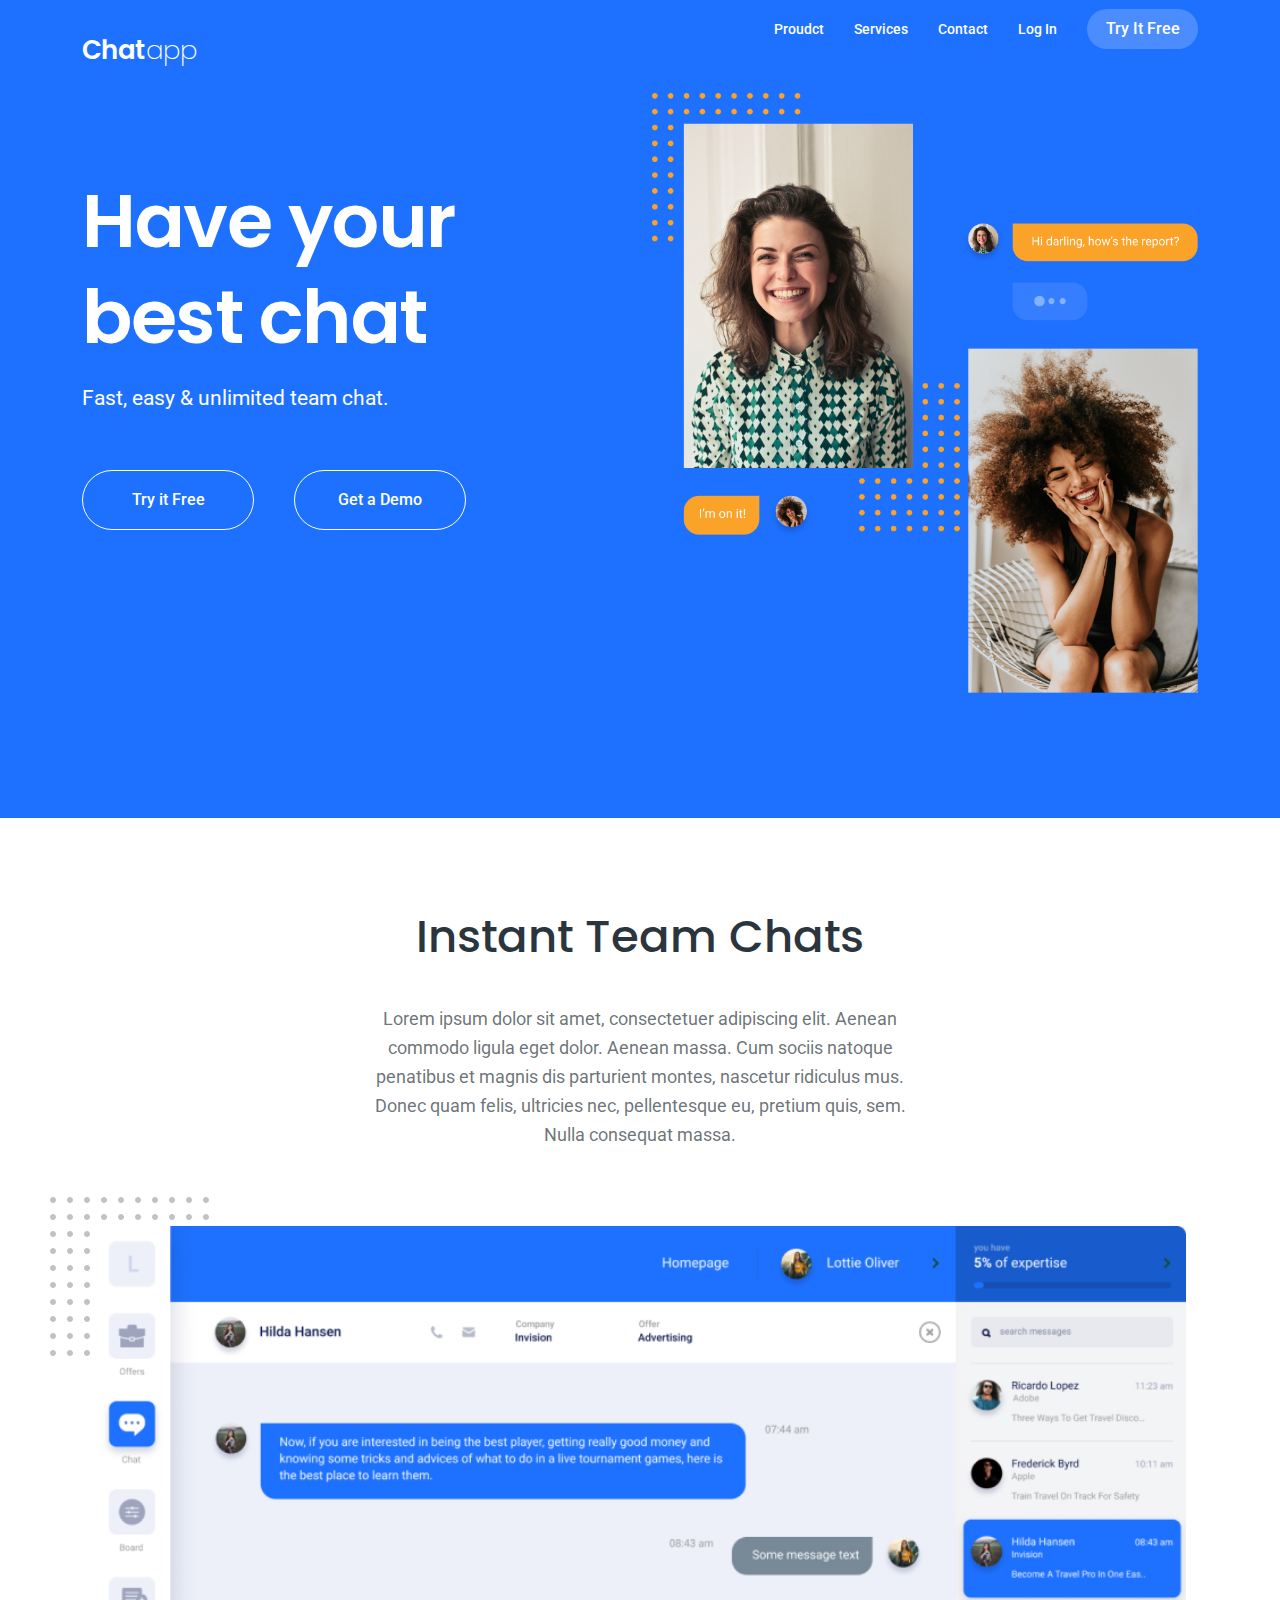
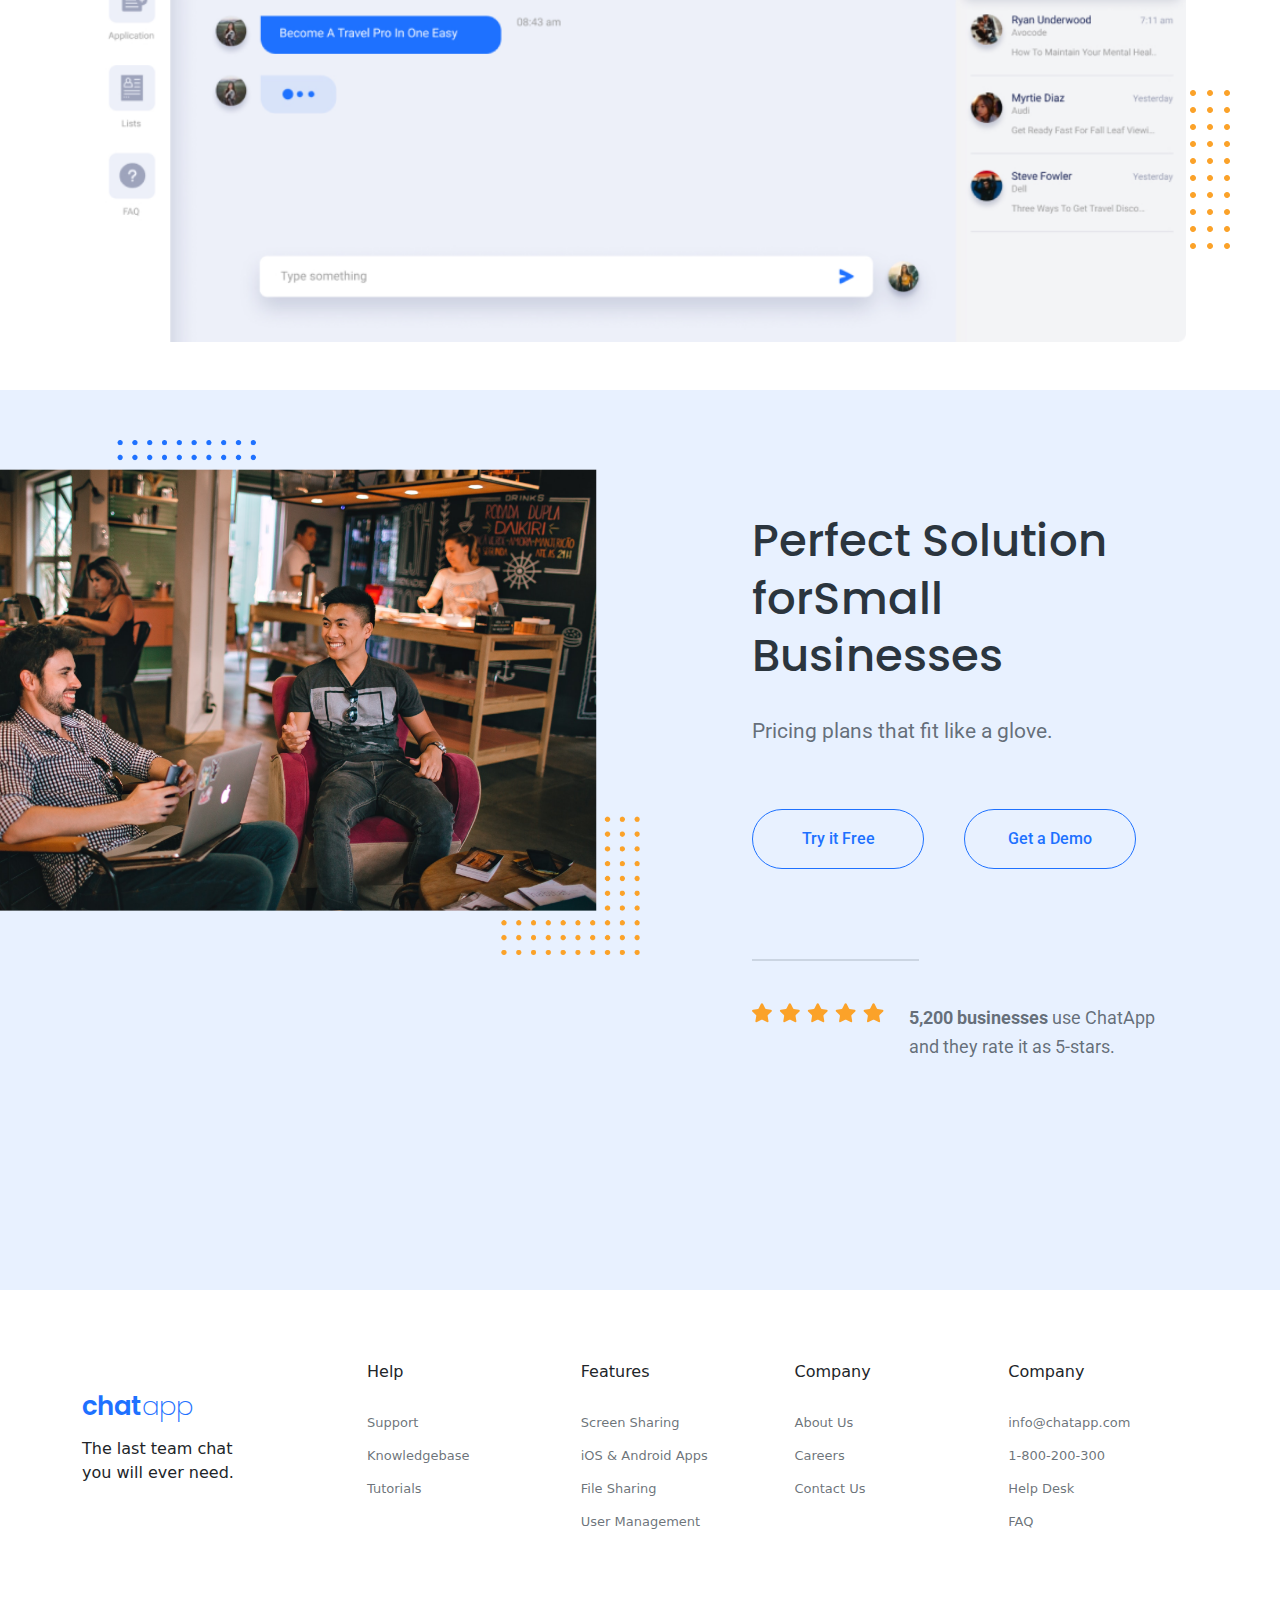
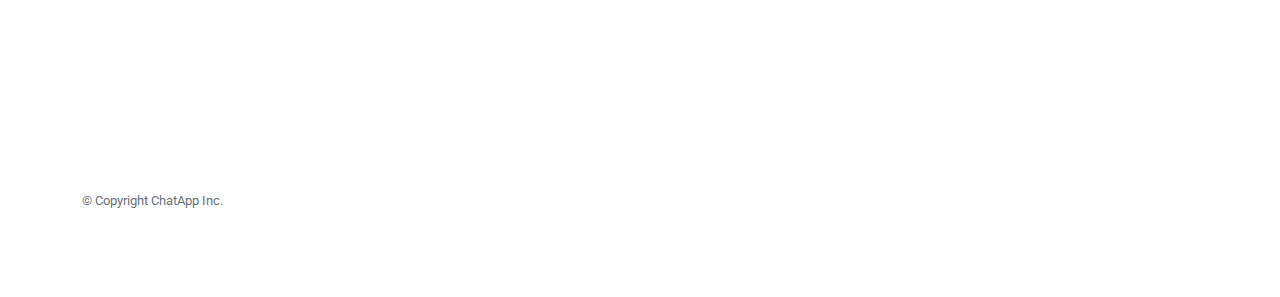
<file: index.html>
<!doctype html>
<html lang="en">

<head>
    <meta charset="utf-8">
    <meta name="viewport" content="width=device-width, initial-scale=1">
    <title>chat up page</title>
    <link rel="icon" href="./assest/images/chat-icon.png">
    <link href="https://cdn.jsdelivr.net/npm/bootstrap@5.3.3/dist/css/bootstrap.min.css" rel="stylesheet"
        integrity="sha384-QWTKZyjpPEjISv5WaRU9OFeRpok6YctnYmDr5pNlyT2bRjXh0JMhjY6hW+ALEwIH" crossorigin="anonymous">
    <link rel="stylesheet" href="/assest/CSS/style.css">
</head>

<body>
    <section id="top" class="first-box ">
        <header>
            <div class="container">
                <nav class="d-flex align-items-center justify-content-between">
                    <h4 class="logo mt38">Chat<span class="app mt38">app</span>
                    </h4>
                    <label for="menubar">
                        <span></span>
                        <span></span>
                        <span></span>
                    </label>
                    <input type="checkbox" hidden id="menubar">
                    <ul class="d-flex align-items-center lg-view gap30">
                        <li><a href=" #" class="content mt38 ">Proudct</a></li>
                        <li><a href=" #" class="content mt38">Services</a></li>
                        <li><a href=" #" class="content mt38">Contact</a></li>
                        <li><a href=" #" class="content mt38">Log In</a></li>
                        <li><button class="btn">Try It Free</button> </li>
                    </ul>
                </nav>
            </div>
        </header>
        <div class="container justify-content-center">
            <div class="row">
                <div class="col-md-6 col-12 ">
                    <div class="box1">
                        <h2 class="have">Have your best chat</h2>
                        <p class="chat">Fast, easy & unlimited team chat.</p>
                        <div class="btns d-flex">
                            <button class="btn1 ">Try it Free</button>
                            <button class="btn1 ml36 ">Get a Demo</button>
                        </div>
                    </div>
                </div>
                <div class="col-md-6 col-12">
                    <img src="./assest/images/hero.png" alt="group" class="w-100 mt125 mb125">
                </div>
            </div>
        </div>
    </section>
    <section class="box2 text-center">
        <div class="container">
            <div class="row">
                <h3 class="mt90">Instant Team Chats</h3>
                <p class="lines mt30">Lorem ipsum dolor sit amet, consectetuer adipiscing elit. Aenean commodo ligula
                    eget dolor. Aenean massa. Cum sociis
                    natoque penatibus et magnis dis parturient montes, nascetur ridiculus mus. Donec quam felis,
                    ultricies nec, pellentesque
                    eu, pretium quis, sem. Nulla consequat massa.</p>
            </div>
            <div class="container">
                <div class="box-img mt60 position-relative">
                    <img src="./assest/images/black-dotes.png" alt="/" class="circle-one position-absolute">
                    <img src="./assest/images/chat-1.png" alt="/" class="big-img w-100">
                    <img src="./assest/images/orange-dots.png" alt="/" class="circle-two position-absolute">

                </div>
            </div>
        </div>


    </section>

    <section class="third-box position-relative mt-5 min-vh-100 pt-lg-0">
        <div class="container">
            <div class="row">
                <div class="col-lg-6 col-12">

                    <img src="./assest/images/boys-pic.png" class=" position-absolute w-50  left-0  bar-img mt124 mb12"
                        alt="/">


                </div>
                <div class="col-lg-6 col-12">
                    <div class="last-box ml100">
                        <p class="perfect flex-wrap mt122">Perfect Solution forSmall Businesses</p>
                        <p class="plans mt30">Pricing plans that fit like a glove.</p>

                        <div class="btns d-flex f-c mt60">
                            <button class="btn2 mb-10 ">Try it Free</button>
                            <button class="btn2 ml36">Get a Demo</button>
                        </div>
                        <div class="line mt90"></div>
                        <div class="stars d-flex mt42 gap25">
                            <svg width="132" height="20" viewBox="0 0 132 20" fill="none"
                                xmlns="http://www.w3.org/2000/svg">
                                <path
                                    d="M10.9101 0.808166L13.1545 5.35445C13.3105 5.67064 13.6123 5.88974 13.9614 5.94037L18.9801 6.66945C19.8593 6.79726 20.21 7.87698 19.5741 8.49651L15.9426 12.0353C15.6902 12.2813 15.5748 12.6361 15.6346 12.9835L16.4917 17.9804C16.642 18.8555 15.723 19.5228 14.9368 19.1099L10.4482 16.7509C10.136 16.5869 9.76285 16.5869 9.45071 16.7509L4.96203 19.1099C4.17587 19.5232 3.25688 18.8555 3.40714 17.9804L4.26428 12.9835C4.32406 12.6361 4.20866 12.2813 3.95629 12.0353L0.324755 8.49651C-0.311148 7.87656 0.0395948 6.79684 0.918735 6.66945L5.93747 5.94037C6.28656 5.88974 6.58832 5.67064 6.74439 5.35445L8.98873 0.808166C9.3814 0.0118613 10.5171 0.0118613 10.9101 0.808166Z"
                                    fill="#FBA229" />
                                <path
                                    d="M38.8086 0.808166L41.0529 5.35445C41.209 5.67064 41.5107 5.88974 41.8598 5.94037L46.8786 6.66945C47.7577 6.79726 48.1084 7.87698 47.4725 8.49651L43.841 12.0353C43.5886 12.2813 43.4732 12.6361 43.533 12.9835L44.3902 17.9804C44.5404 18.8555 43.6214 19.5228 42.8353 19.1099L38.3466 16.7509C38.0344 16.5869 37.6613 16.5869 37.3492 16.7509L32.8605 19.1099C32.0743 19.5232 31.1553 18.8555 31.3056 17.9804L32.1627 12.9835C32.2225 12.6361 32.1071 12.2813 31.8547 12.0353L28.2232 8.49651C27.5873 7.87656 27.938 6.79684 28.8172 6.66945L33.8359 5.94037C34.185 5.88974 34.4868 5.67064 34.6428 5.35445L36.8872 0.808166C37.2798 0.0118613 38.4155 0.0118613 38.8086 0.808166Z"
                                    fill="#FBA229" />
                                <path
                                    d="M66.707 0.808166L68.9514 5.35445C69.1074 5.67064 69.4092 5.88974 69.7583 5.94037L74.777 6.66945C75.6561 6.79726 76.0069 7.87698 75.371 8.49651L71.7394 12.0353C71.4871 12.2813 71.3717 12.6361 71.4315 12.9835L72.2886 17.9804C72.4389 18.8555 71.5199 19.5228 70.7337 19.1099L66.245 16.7509C65.9329 16.5869 65.5597 16.5869 65.2476 16.7509L60.7589 19.1099C59.9727 19.5232 59.0538 18.8555 59.204 17.9804L60.0612 12.9835C60.1209 12.6361 60.0055 12.2813 59.7532 12.0353L56.1216 8.49651C55.4857 7.87656 55.8365 6.79684 56.7156 6.66945L61.7343 5.94037C62.0834 5.88974 62.3852 5.67064 62.5413 5.35445L64.7856 0.808166C65.1783 0.0118613 66.3139 0.0118613 66.707 0.808166Z"
                                    fill="#FBA229" />
                                <path
                                    d="M94.6074 0.808166L96.8517 5.35445C97.0078 5.67064 97.3096 5.88974 97.6587 5.94037L102.677 6.66945C103.557 6.79726 103.907 7.87698 103.271 8.49651L99.6398 12.0353C99.3875 12.2813 99.2721 12.6361 99.3318 12.9835L100.189 17.9804C100.339 18.8555 99.4203 19.5228 98.6341 19.1099L94.1454 16.7509C93.8333 16.5869 93.4601 16.5869 93.148 16.7509L88.6593 19.1099C87.8731 19.5232 86.9541 18.8555 87.1044 17.9804L87.9615 12.9835C88.0213 12.6361 87.9059 12.2813 87.6536 12.0353L84.022 8.49651C83.3861 7.87656 83.7369 6.79684 84.616 6.66945L89.6347 5.94037C89.9838 5.88974 90.2856 5.67064 90.4417 5.35445L92.686 0.808166C93.0787 0.0118613 94.2143 0.0118613 94.6074 0.808166Z"
                                    fill="#FBA229" />
                                <path
                                    d="M122.506 0.808166L124.75 5.35445C124.906 5.67064 125.208 5.88974 125.557 5.94037L130.576 6.66945C131.455 6.79726 131.806 7.87698 131.17 8.49651L127.538 12.0353C127.286 12.2813 127.171 12.6361 127.23 12.9835L128.087 17.9804C128.238 18.8555 127.319 19.5228 126.533 19.1099L122.044 16.7509C121.732 16.5869 121.359 16.5869 121.046 16.7509L116.558 19.1099C115.772 19.5232 114.853 18.8555 115.003 17.9804L115.86 12.9835C115.92 12.6361 115.804 12.2813 115.552 12.0353L111.92 8.49651C111.285 7.87656 111.635 6.79684 112.514 6.66945L117.533 5.94037C117.882 5.88974 118.184 5.67064 118.34 5.35445L120.584 0.808166C120.977 0.0118613 122.113 0.0118613 122.506 0.808166Z"
                                    fill="#FBA229" />
                            </svg>
                            <p class="price">5,200 businesses<sapn class="rate"> use ChatApp<br>and they rate it as
                                    5-stars.</sapn>
                            </p>
                        </div>
                    </div>
                </div>
            </div>

        </div>
    </section>

    <section class="top overflow-hidden d-flex flex-column position-relative align-items-center justify-content-center">

        <div class="container">
            <footer class="footer">
                <div class="row">
                    <div class="col-12 col-lg-3 d-flex flex-column justify-content-center">
                        <div class="box2 ">
                            <p class="app-chat tac">chat<span class="appp">app </span></p>
                            <p class="footer-fonts last-team lasttac">
                                The last team chat you  will ever need. </p>
                        </div>
                    </div>
                    <div class="col-12 col-lg-9">
                        <div class="row">
                            <div class="col-3">
                                <div class="flex-column d-flex">

                                    <p class="white">
                                        Help
                                    </p>
                                    <a class="fot-bar" href="/">Support</a>
                                    <a class="fot-bar" href="/">Knowledgebase</a>
                                    <a class="fot-bar" href="/">Tutorials</a>
                                </div>
                            </div>
                            <div class=" col-3">
                                <div class="d-flex flex-column ">
                                    <p  class="">Features</p>
                                    <a class="fot-bar" href="/">Screen Sharing</a>
                                    <a class="fot-bar" href="/">iOS & Android Apps</a>
                                    <a class="fot-bar" href="/">File Sharing</a>
                                    <a class="fot-bar" href="/">User Management</a>
                                </div>
                            </div>
                            <div class="col-3" id="product">

                                <div class="d-flex flex-column">
                                    <p class="mb22">Company</p>
                                    <a class="fot-bar" href="/">About Us</a>
                                    <a class="fot-bar" href="/">Careers</a>
                                    <a class="fot-bar" href="/">Contact Us</a>

                                </div>

                            </div>
                            <div class="col-3">

                                <div class=" d-flex flex-column">
                                    <p class="">Company</p>
                                    <a class="fot-bar" href="mat">info@chatapp.com</a>
                                    <a class="fot-bar" href="tel:1-800-200-300">1-800-200-300</a>
                                    <a class="fot-bar" href="/">Help Desk</a>
                                    <a class="fot-bar" href="/">FAQ</a>
                                </div>

                            </div>
                        </div>
                    </div>
                </div>
                <p class=" pos-unsets INc left-right mt258">© Copyright ChatApp Inc.</p>
                <a href="#top"> <img class="position-fixed custam" src="./assest/images/top-pic.webp" alt="">
                </a>
            </footer>
        </div>

    </section>

    <script src="https://cdn.jsdelivr.net/npm/bootstrap@5.3.3/dist/js/bootstrap.bundle.min.js"
        integrity="sha384-YvpcrYf0tY3lHB60NNkmXc5s9fDVZLESaAA55NDzOxhy9GkcIdslK1eN7N6jIeHz"
        crossorigin="anonymous"></script>
</body>

</html>
</file>
<file: assest/CSS/style.css>
@import url('https://fonts.googleapis.com/css2?family=Roboto:ital,wght@0,100;0,300;0,400;0,500;0,700;0,900;1,100;1,300;1,400;1,500;1,700;1,900&display=swap');
@import url('https://fonts.googleapis.com/css2?family=Poppins:ital,wght@0,100;0,200;0,300;0,400;0,500;0,600;0,700;0,800;0,900;1,100;1,200;1,300;1,400;1,500;1,600;1,700;1,800;1,900&family=Work+Sans:ital,wght@0,100..900;1,100..900&display=swap');

* {
    margin: 0%;
    padding: 0%;
    text-decoration: none;
    box-sizing: border-box;
    list-style: none;
}

.gap30 {
    gap: 30px;
}

.first-box {
    background-color: #1E71FF;
}

.content {
    font-family: "Roboto", sans-serif;
    font-size: 14px;
    font-weight: 500;
    line-height: 16.41px;
    text-align: right;
    color: #FFFFFF;
    text-decoration: none;
}

.content:hover {


    text-decoration: underline;
    line-height: 24px;

}

h4 {
    font-family: "Poppins", sans-serif;
    font-size: 26px;
    font-weight: 600;
    line-height: 30.16px;
    letter-spacing: -0.02em;
    text-align: left;
    color: #FFFFFF;
}



section header .container nav h4 .app {
    font-family: "Poppins", sans-serif;
    font-size: 26px;
    font-weight: 200;
    line-height: 30.16px;
    letter-spacing: -0.02em;
    text-align: left;
    color: #FFFFFF;
}

.mt38 {
    margin-top: 35px;
}

.mt124 {
    margin-top: 50px;
}

a {
    color: #FFFFFF;
}



.btn1 {
    width: 111px;
    height: 40px;
    top: 30px;
    left: 1189px;
    gap: 0px;
    border-radius: 210px;
    opacity: 0px;
    background: #FFFFFF33;
    font-family: "Roboto", sans-serif;
    font-size: 14px;
    font-weight: 500;
    line-height: 16.41px;
    text-align: center;
    color: #FFFFFF;
    background: #1E71FF;
    border: none;
    transition: all 300MS linear;

}

.btn1:hover {
    background: #ffffff;
    color: #1E71FF;

}

.mt258 {
    margin-top: 258px;
}


.have {
    font-family: "Poppins", sans-serif;
    font-size: 75px;
    font-weight: 600;
    line-height: 96.3px;
    letter-spacing: -0.02em;
    text-align: left;
    color: #FFFFFF;
    margin-top: 100px;
    margin-bottom: 20px;
    max-width: 499px;
}

.chat {
    font-family: "Roboto", sans-serif;
    font-size: 21px;
    font-weight: 400;
    line-height: 24.61px;
    text-align: left;
    color: #FFFFFF;
    margin-bottom: 60px;

}

.mb125 {
    margin-bottom: 125px;
}

.btn {
    width: 111px;
    height: 40px;
    border: 0;
    border-radius: 100px;
    background: #4B8DFF;
    color: white;
    transition: all .5s linear;
    font-size: 16px;
    font-weight: 500;
    font-family: "Roboto", sans-serif;
}

.btn:hover {
    background-color: #FFFFFF;
    color: #1E71FF;
}

.btn1 {

    width: 172px;
    height: 60px;
    top: 587px;
    left: 140px;
    gap: 0px;
    border-radius: 60px;
    opacity: 0px;
    border: 1px solid white;
    font-family: "Roboto", sans-serif;
    font-size: 16px;
    font-weight: 500;
    line-height: 18.75px;
    text-align: center;
    color: white;
    background: transparent;
    margin-right: 5px;

}

.btn2 {

    width: 172px;
    height: 60px;
    top: 587px;
    left: 140px;
    gap: 0px;
    border-radius: 60px;
    opacity: 0px;
    border: 1px solid #1E71FF;
    font-family: "Roboto", sans-serif;
    font-size: 16px;
    font-weight: 500;
    line-height: 18.75px;
    text-align: center;
    color: #1E71FF;
    background: transparent;
    margin-right: 5px;

}

.ml36 {
    margin-left: 35px;
}

.btn2:hover {
    color: white;
    background: #1E71FF;

}

.mt125 {
    margin-top: 20px;
}

.circle-one {
    top: -4%;
    left: -4%;
    z-index: -1;
}

.mt60 {
    margin-top: 60px;
}

.circle-two {
    right: -4%;
    z-index: -1;
    bottom: 13%;
}

.mt90 {
    margin-top: 90px;
}

.mt30 {
    margin-top: 30px;
}

h3 {
    font-family: "Poppins", sans-serif;
    font-size: 45px;
    font-weight: 500;
    line-height: 57.78px;
    text-align: center;
    color: #2B353E;
}

.lines {
    font-family: "Roboto", sans-serif;
    font-size: 18px;
    font-weight: 400;
    line-height: 29.11px;
    max-width: 566px;
    margin-left: auto;
    margin-right: auto;
    text-align: center;

    color: #2B353EB2;
}

.bar-img {
    left: 0%;
}

.line {
    width: 167px;
    height: 0px;
    top: 2779px;
    left: 835px;
    gap: 0px;
    border: 1px;
    opacity: 0px;
    border: 1px solid #2B353E26;
}

.third-box {
    background: #E8F1FF;

}

.mt60 {
    margin-top: 60px;
}

.mt122 {
    margin-top: 122px;
}

.mt30 {
    margin-top: 30px;
}

.mt90 {
    margin-top: 90px;
}

.mt42 {
    margin-top: 42px;
}

.perfect {
    font-family: "Poppins", sans-serif;
    font-size: 45px;
    font-weight: 500;
    line-height: 57.78px;
    text-align: left;
    color: #2B353E;
}

.plans {
    font-family: "Roboto", sans-serif;
    font-size: 21px;
    font-weight: 400;
    line-height: 33.96px;
    text-align: left;
    color: #2B353EB2;
}

.price {
    font-family: "Roboto", sans-serif;
    font-size: 18px;
    font-weight: 700;
    line-height: 29.11px;
    text-align: left;
    color: #2B353EB2;
}

.rate {
    font-family: "Roboto", sans-serif;
    font-size: 18px;
    font-weight: 400;
    line-height: 29.11px;
    text-align: left;
    color: #2B353EB2;
}

.ml100 {
    margin-left: 100px;
}

.mr5 {
    margin-right: 5px;
}

.top {
    padding-top: 70px;
    padding-bottom: 70px;
}

.gap25 {
    gap: 25px;
}

.fot-bar {
    margin-top: 12px;
}

.fot-bar:hover {
    text-decoration: underline;
}

/*---------------------------------------------------------------------------Responsive--------------------------------------------------------------------------------*/


@media (max-width:768px) {
    .lg-view {
        flex-direction: column;

        width: 100%;
        height: 100%;
        justify-content: center;
        background-color: black;
        position: fixed;
        top: 0%;
        right: -100%;
        z-index: 4;
        transition: all 0.3s;
    }

    .ml407 {
        margin-right: 0;
    }

    label[for="menubar"] {
        width: 30px;
        height: 20px;
        display: flex;
        flex-direction: column;
        justify-content: space-between;
        cursor: pointer;

    }

    label[for="menubar"] span {
        width: 100%;
        height: 3px;
        background-color: white;
        z-index: 5;
    }

    input[type="checkbox"]:checked~.lg-view {
        right: 0;
    }

    .col-12 {
        width: 100%;
        padding-left: 12px;
        padding-right: 12px;
    }

    .custam {
        display: none;
    }

}

@media (max-width:992px) {
    .bar-img {
        position: unset !important;
        width: 100% !important;
    }

    .perfect {
        font-size: 40px;
    }


}


@media (max-width:581px) {

    .ml36 {
        margin-left: 0;

    }

    .mb-10 {
        margin-bottom: 10px;
    }

    .f-c {
        flex-direction: column;
    }

    .perfect {
        text-align: center;
        font-size: 40px;
    }

    .plans {
        text-align: center;
    }

    .ml100 {
        margin-left: 0;
    }

    .stars {
        display: flex;
        flex-direction: column;
    }

    .footer {
        font-size: 13px;
        display: flex;
        flex-direction: column;
        flex-wrap: wrap;

    }

    .have {
        font-size: 55px;

    }

    .btn2 {
        align-items: center;
        margin-left: auto;
        margin-right: auto;

    }

    .custam {
        display: none;
    }

    .col-3 {
        width: 50%;
        padding-left: 12px;
        padding-right: 12px;
        font-size: 20px;
    }

    .pos-unsets {
        position: unset !important;
        margin-top: 10px !important;
        text-align: center !important;
    }

}



@media (max-width: 1920px) {
    .custam {
        display: none;
    }
}




/*-------------------------------footer*/
.appp {
    font-family: Poppins sans-serif;
    font-size: 26px;
    line-height: 30.16px;
    letter-spacing: -0.02em;
    text-align: left;
    color: #1E71FF;
    font-family: "Poppins", sans-serif;
    font-weight: 200;
    font-style: normal;

}

.app-chat {
    font-family: Poppins sans-serif;
    font-size: 26px;
    font-weight: 600;
    line-height: 30.16px;
    letter-spacing: -0.02em;
    text-align: left;
    color: #1E71FF;
    letter-spacing: -2%;
    font-family: "Poppins", sans-serif;
    font-weight: 600;
    font-style: normal;

}

.mt-60 {
    margin-top: 60px;
}

.mt-119 {
    margin-top: 119px;
}

.ml-30 {
    margin-left: 30px;
}



.bg-color-sky {
    background-color: #E9F1FF;
}

.app {
    font-family: Poppins;
    font-size: 26px;
    font-weight: 200;
    line-height: 30.16px;
    letter-spacing: -0.02em;
    text-align: left;
    color: #1E71FF;

}

.left-right {
    bottom: 30px;
    left: 130px;
    color: #6B7278;
    font-family: Roboto;
    font-size: 13px;
    font-weight: 400;
    line-height: 21.02px;
    text-align: left;
}



section .container .row .col-3 .d-flex a {
    color: #2B353EB2;
    z-index: 10;
}

section .container .row .col-3 .box .footer-fonts {
    color: #6B7278;
    font-family: Roboto;
    font-size: 15px;
    font-weight: 400;
    line-height: 24.25px;

}

.last-team {
    width: 168px;
}


.fot-bar {
    line-height: 163%;
    font-size: 13px;
    font-size: 13px;
    font-weight: 400;
    line-height: 21.02px;
    text-decoration: none;
}

*/ .custam {
    bottom: 70px;
    right: 50px;
    width: 50px;
    height: 50px;
}
</file>
